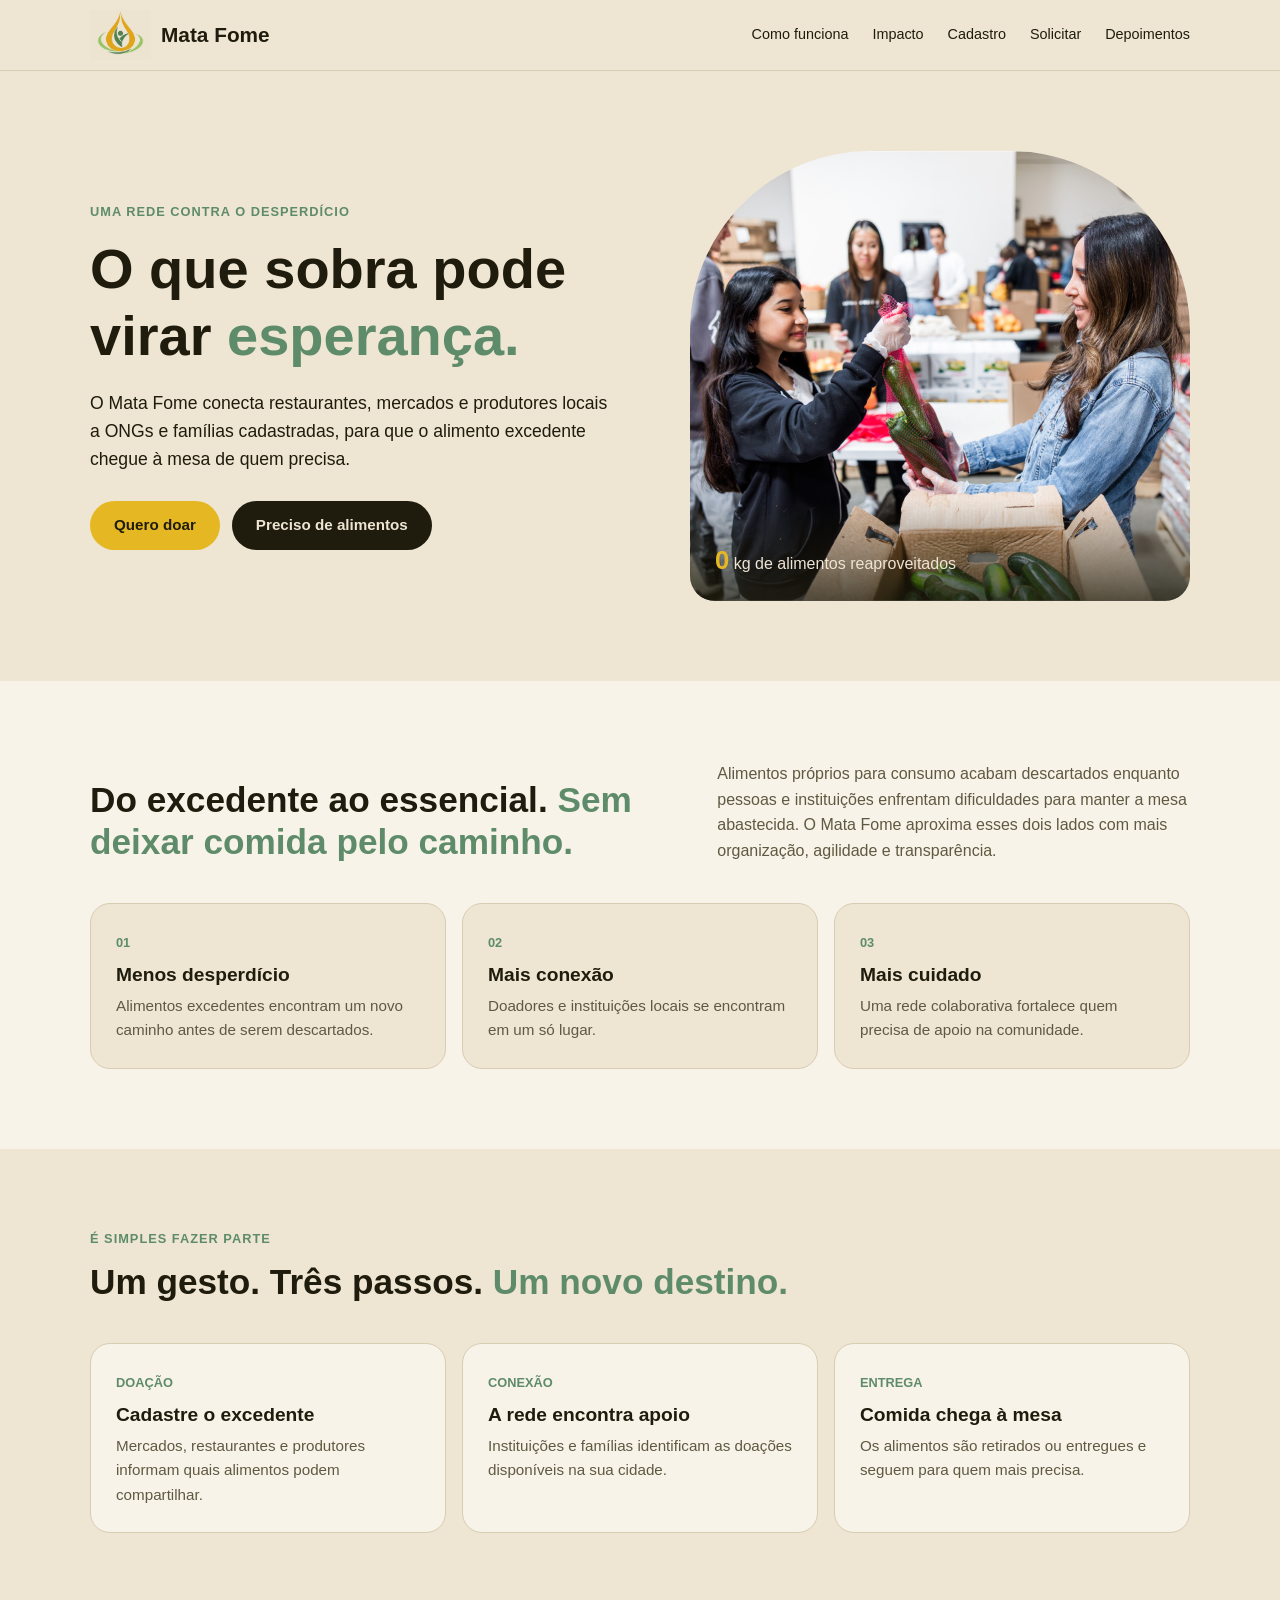
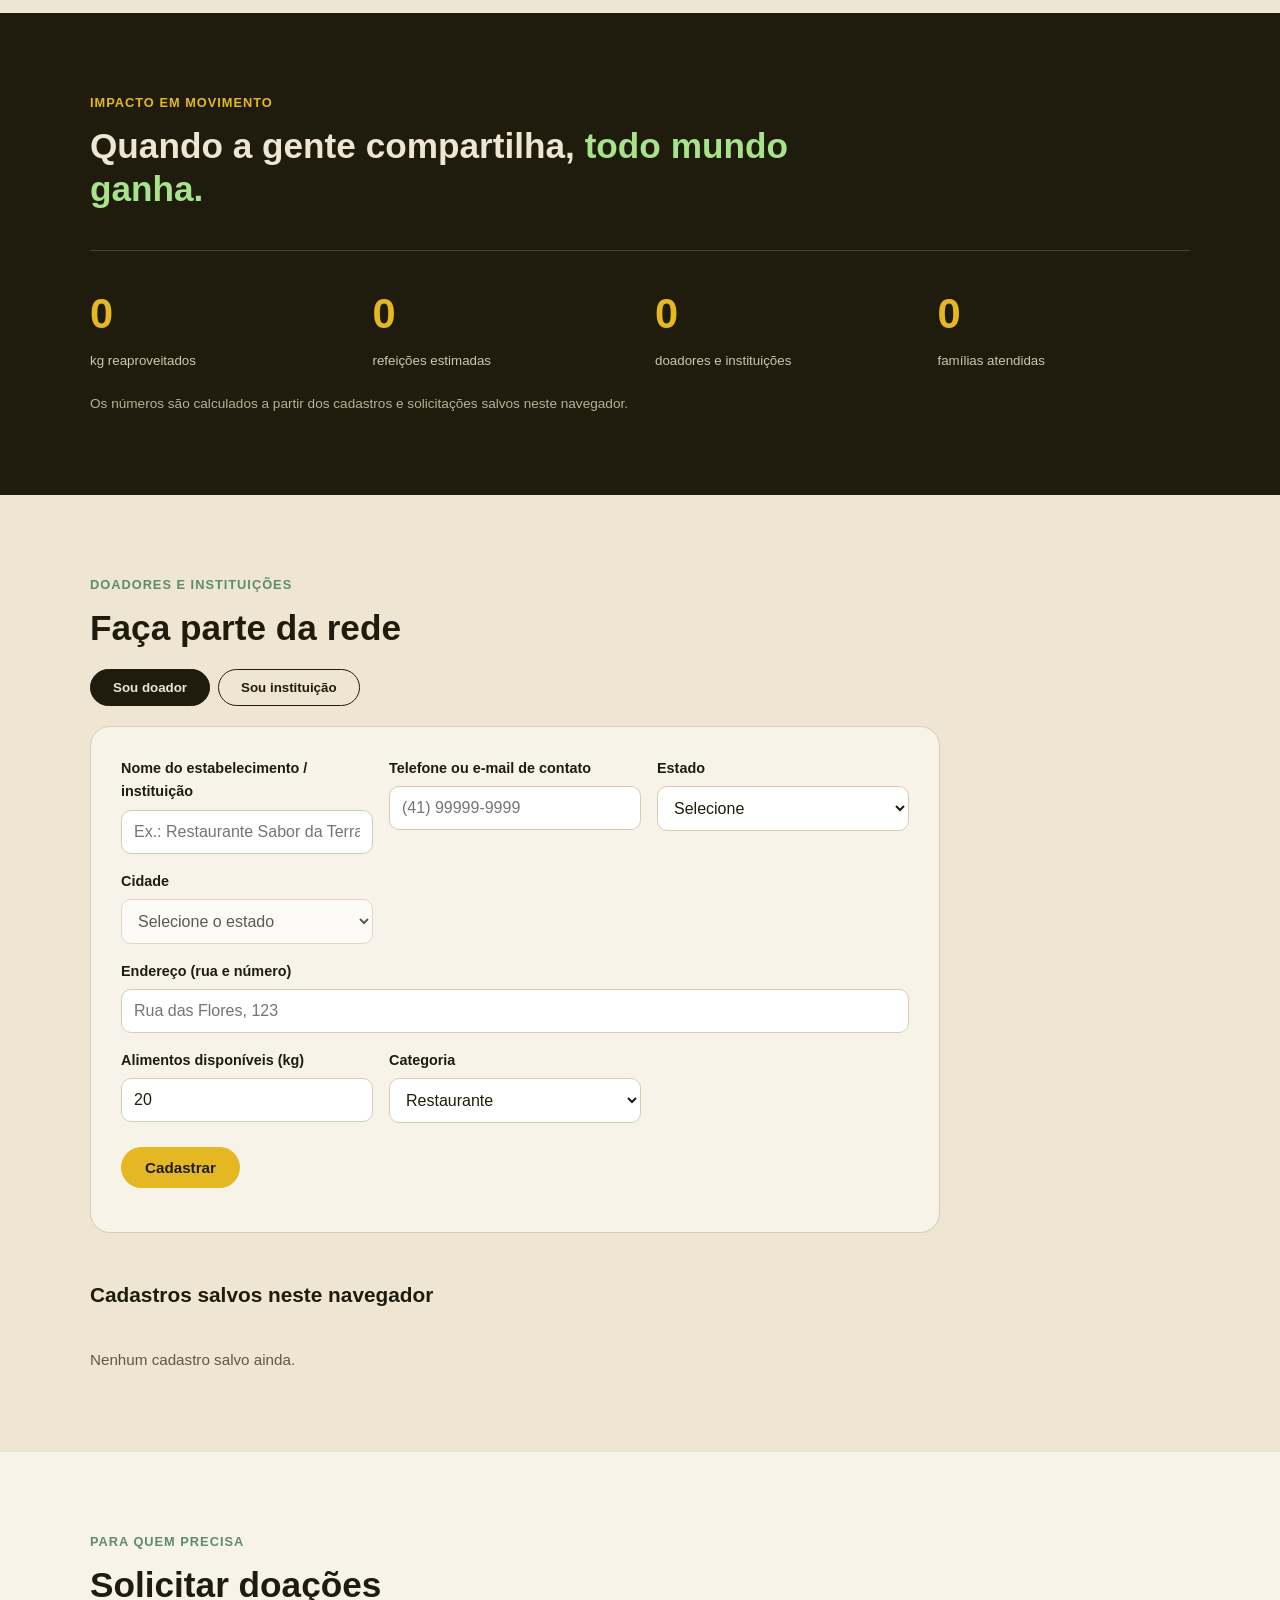
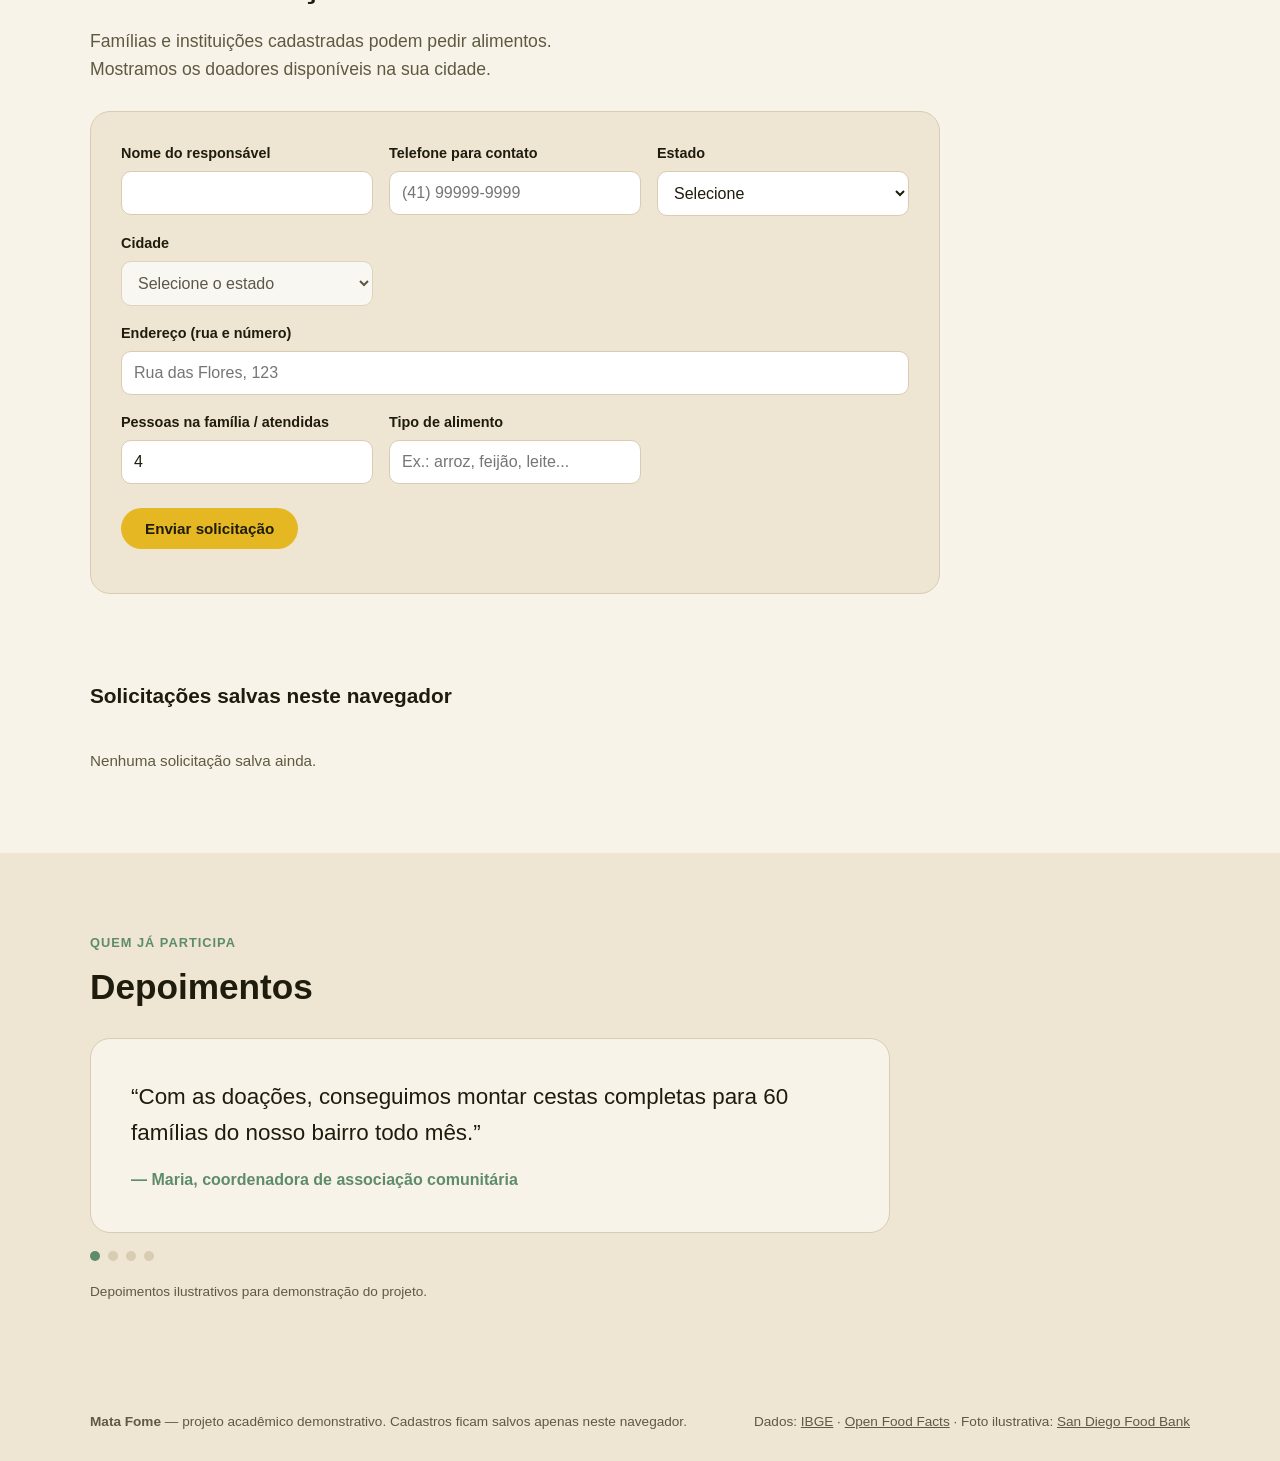
<file: index.html>
<!DOCTYPE html>
<html lang="pt-BR">
<head>
  <meta charset="UTF-8">
  <meta name="viewport" content="width=device-width, initial-scale=1">
  <title>Mata Fome — alimento que encontra destino</title>
  <meta name="description" content="Plataforma que conecta restaurantes, mercados e produtores a ONGs e famílias para distribuir alimentos excedentes.">
  <link rel="stylesheet" href="style.css">
</head>
<body>

<header class="topbar">
  <div class="container bar">
    <a href="#inicio" class="brand" aria-label="Mata Fome — início">
      <img src="logo.png" alt="">
      <span>Mata Fome</span>
    </a>
    <nav>
      <a href="#como-funciona">Como funciona</a>
      <a href="#impacto">Impacto</a>
      <a href="#cadastro">Cadastro</a>
      <a href="#solicitar">Solicitar</a>
      <a href="#depoimentos">Depoimentos</a>
    </nav>
  </div>
</header>

<main>
  <!-- HERO -->
  <section class="hero pad" id="inicio">
    <div class="container hero-grid">
      <div>
        <p class="eyebrow">Uma rede contra o desperdício</p>
        <h1>O que sobra pode virar <em>esperança.</em></h1>
        <p class="lede">O Mata Fome conecta restaurantes, mercados e produtores locais a ONGs e famílias cadastradas, para que o alimento excedente chegue à mesa de quem precisa.</p>
        <div class="actions">
          <a href="#cadastro" class="btn yellow">Quero doar</a>
          <a href="#solicitar" class="btn dark">Preciso de alimentos</a>
        </div>
      </div>
      <figure class="photo">
        <img src="voluntarios.jpg" width="795" height="675" alt="Voluntárias separando alimentos frescos para doação em uma feira comunitária">
        <figcaption><strong id="heroKg">0</strong> kg de alimentos reaproveitados</figcaption>
      </figure>
    </div>
  </section>

  <!-- SOBRE -->
  <section class="pad soft" id="sobre">
    <div class="container">
      <div class="two-col">
        <h2>Do excedente ao essencial. <em>Sem deixar comida pelo caminho.</em></h2>
        <p class="muted">Alimentos próprios para consumo acabam descartados enquanto pessoas e instituições enfrentam dificuldades para manter a mesa abastecida. O Mata Fome aproxima esses dois lados com mais organização, agilidade e transparência.</p>
      </div>
      <div class="cards three">
        <article><span class="num">01</span><h3>Menos desperdício</h3><p>Alimentos excedentes encontram um novo caminho antes de serem descartados.</p></article>
        <article><span class="num">02</span><h3>Mais conexão</h3><p>Doadores e instituições locais se encontram em um só lugar.</p></article>
        <article><span class="num">03</span><h3>Mais cuidado</h3><p>Uma rede colaborativa fortalece quem precisa de apoio na comunidade.</p></article>
      </div>
    </div>
  </section>

  <!-- COMO FUNCIONA -->
  <section class="pad" id="como-funciona">
    <div class="container">
      <p class="eyebrow">É simples fazer parte</p>
      <h2>Um gesto. Três passos. <em>Um novo destino.</em></h2>
      <div class="cards three">
        <article><span class="num">Doação</span><h3>Cadastre o excedente</h3><p>Mercados, restaurantes e produtores informam quais alimentos podem compartilhar.</p></article>
        <article><span class="num">Conexão</span><h3>A rede encontra apoio</h3><p>Instituições e famílias identificam as doações disponíveis na sua cidade.</p></article>
        <article><span class="num">Entrega</span><h3>Comida chega à mesa</h3><p>Os alimentos são retirados ou entregues e seguem para quem mais precisa.</p></article>
      </div>
    </div>
  </section>

  <!-- IMPACTO -->
  <section class="pad dark" id="impacto">
    <div class="container">
      <p class="eyebrow">Impacto em movimento</p>
      <h2>Quando a gente compartilha, <em>todo mundo ganha.</em></h2>
      <div class="stats">
        <div><strong id="statKg">0</strong><small>kg reaproveitados</small></div>
        <div><strong id="statMeals">0</strong><small>refeições estimadas</small></div>
        <div><strong id="statPartners">0</strong><small>doadores e instituições</small></div>
        <div><strong id="statFamilies">0</strong><small>famílias atendidas</small></div>
      </div>
      <p class="note">Os números são calculados a partir dos cadastros e solicitações salvos neste navegador.</p>
    </div>
  </section>

  <!-- CADASTRO -->
  <section class="pad" id="cadastro">
    <div class="container">
      <p class="eyebrow">Doadores e instituições</p>
      <h2>Faça parte da rede</h2>
      <div class="tabs">
        <button class="tab active" data-type="doador">Sou doador</button>
        <button class="tab" data-type="instituicao">Sou instituição</button>
      </div>
      <form id="regForm" class="form" novalidate>
        <input type="hidden" id="regType" value="doador">
        <div class="grid">
          <label>Nome do estabelecimento / instituição
            <input id="regName" required maxlength="80" placeholder="Ex.: Restaurante Sabor da Terra">
          </label>
          <label>Telefone ou e-mail de contato
            <input id="regContact" required maxlength="80" placeholder="(41) 99999-9999">
          </label>
          <label>Estado
            <select id="regUf" class="uf-select" data-city="regCity" required><option value="">Selecione</option></select>
          </label>
          <label>Cidade
            <select id="regCity" required disabled><option value="">Selecione o estado</option></select>
          </label>
          <label class="full">Endereço (rua e número)
            <input id="regAddress" required maxlength="120" placeholder="Rua das Flores, 123">
          </label>
          <label id="kgLabel">Alimentos disponíveis (kg)
            <input id="regKg" type="number" min="1" max="100000" value="20">
          </label>
          <label>Categoria
            <select id="regCategory">
              <option>Restaurante</option><option>Supermercado</option><option>Produtor rural</option>
              <option>Padaria</option><option>ONG / Banco de alimentos</option><option>Outro</option>
            </select>
          </label>
        </div>
        <button class="btn yellow" type="submit">Cadastrar</button>
        <p class="msg" id="regMsg" role="status"></p>
      </form>
      <h3 class="saved-title">Cadastros salvos neste navegador</h3>
      <div id="savedList" class="cards matches"></div>
    </div>
  </section>

  <!-- SOLICITAR -->
  <section class="pad soft" id="solicitar">
    <div class="container">
      <p class="eyebrow">Para quem precisa</p>
      <h2>Solicitar doações</h2>
      <p class="muted lede">Famílias e instituições cadastradas podem pedir alimentos. Mostramos os doadores disponíveis na sua cidade.</p>
      <form id="reqForm" class="form" novalidate>
        <div class="grid">
          <label>Nome do responsável
            <input id="reqName" required maxlength="80">
          </label>
          <label>Telefone para contato
            <input id="reqPhone" required maxlength="30" placeholder="(41) 99999-9999">
          </label>
          <label>Estado
            <select id="reqUf" class="uf-select" data-city="reqCity" required><option value="">Selecione</option></select>
          </label>
          <label>Cidade
            <select id="reqCity" required disabled><option value="">Selecione o estado</option></select>
          </label>
          <label class="full">Endereço (rua e número)
            <input id="reqAddress" required maxlength="120" placeholder="Rua das Flores, 123">
          </label>
          <label>Pessoas na família / atendidas
            <input id="reqPeople" type="number" min="1" max="10000" value="4">
          </label>
          <label>Tipo de alimento
            <input id="reqFood" list="foodList" maxlength="60" placeholder="Ex.: arroz, feijão, leite...">
            <datalist id="foodList"></datalist>
          </label>
        </div>
        <button class="btn yellow" type="submit">Enviar solicitação</button>
        <p class="msg" id="reqMsg" role="status"></p>
      </form>
      <div id="matches" class="cards matches"></div>
      <h3 class="saved-title">Solicitações salvas neste navegador</h3>
      <div id="requestList" class="cards matches"></div>
    </div>
  </section>

  <!-- DEPOIMENTOS -->
  <section class="pad" id="depoimentos">
    <div class="container">
      <p class="eyebrow">Quem já participa</p>
      <h2>Depoimentos</h2>
      <div class="carousel" aria-live="polite">
        <blockquote id="tQuote"></blockquote>
        <cite id="tAuthor"></cite>
      </div>
      <div class="dots" id="tDots"></div>
      <p class="note">Depoimentos ilustrativos para demonstração do projeto.</p>
    </div>
  </section>

</main>

<footer>
  <div class="container foot">
    <p><strong>Mata Fome</strong> — projeto acadêmico demonstrativo. Cadastros ficam salvos apenas neste navegador.</p>
    <p>
      Dados: <a href="https://servicodados.ibge.gov.br/api/docs/localidades" target="_blank" rel="noopener">IBGE</a> ·
      <a href="https://world.openfoodfacts.org" target="_blank" rel="noopener">Open Food Facts</a> ·
      Foto ilustrativa: <a href="https://sandiegofoodbank.org/" target="_blank" rel="noopener">San Diego Food Bank</a>
    </p>
  </div>
</footer>

<script src="script.js"></script>
</body>
</html>
</file>
<file: style.css>
/* Cores da paleta */
:root {
  --yellow: #e5b823;
  --ink: #1f1c0d;
  --paper: #eee5d3;
  --lime: #a7e389;
  --green: #5e8c6a;
  --card: #f8f3e8;
  --line: #d8ccb2;
  --muted: #5f5942;
  --red: #a63a2b;
}

* { box-sizing: border-box; margin: 0; padding: 0; }
html { scroll-behavior: smooth; scroll-padding-top: 90px; }
body { font-family: Arial, Helvetica, sans-serif; color: var(--ink); background: var(--paper); line-height: 1.6; }
a { color: inherit; }
img { display: block; max-width: 100%; }
h1, h2, h3 { line-height: 1.2; }
em { font-style: normal; color: var(--green); }

.container { width: min(1100px, 90%); margin: 0 auto; }
.pad { padding: 80px 0; }
.soft { background: var(--card); }
.muted { color: var(--muted); }
.eyebrow { margin-bottom: 12px; color: var(--green); font-size: .8rem; font-weight: bold; text-transform: uppercase; letter-spacing: 1px; }
h2 { font-size: 2.2rem; max-width: 700px; margin-bottom: 20px; }
.lede { max-width: 540px; font-size: 1.1rem; margin-bottom: 28px; }
.note { margin-top: 20px; font-size: .85rem; color: var(--muted); }

/* Topo */
.topbar { position: sticky; top: 0; z-index: 10; background: var(--paper); border-bottom: 1px solid var(--line); }
.bar { display: flex; align-items: center; justify-content: space-between; gap: 20px; padding: 10px 0; }
.brand { display: flex; align-items: center; gap: 10px; text-decoration: none; font-size: 1.3rem; font-weight: bold; }
.brand img { height: 50px; mix-blend-mode: multiply; }
nav { display: flex; gap: 24px; margin-left: auto; }
nav a { text-decoration: none; font-size: .9rem; }
nav a:hover { color: var(--green); }

/* Botões */
.btn { display: inline-block; border: 0; border-radius: 30px; padding: 12px 24px; font-size: .95rem; font-weight: bold; text-decoration: none; cursor: pointer; }
.btn:hover { opacity: .85; }
.btn.small { padding: 8px 16px; font-size: .85rem; }
.btn.yellow { background: var(--yellow); color: var(--ink); }
.btn.dark { background: var(--ink); color: var(--paper); }
.btn.outline { background: none; color: var(--ink); box-shadow: inset 0 0 0 1px var(--ink); }

/* Início */
.hero-grid { display: grid; grid-template-columns: 1fr 1fr; gap: 50px; align-items: center; }
.hero h1 { font-size: 3.5rem; margin-bottom: 20px; }
.actions { display: flex; gap: 12px; flex-wrap: wrap; }
.photo { position: relative; max-width: 500px; height: 450px; margin-left: auto; overflow: hidden; border-radius: 180px 180px 25px 25px; }
.photo img { width: 100%; height: 100%; object-fit: cover; }
.photo figcaption { position: absolute; bottom: 0; left: 0; right: 0; padding: 40px 25px 20px; color: var(--paper); background: linear-gradient(transparent, rgba(31, 28, 13, .75)); }
.photo strong { font-size: 1.6rem; color: var(--yellow); }

/* Cartões */
.cards { display: grid; gap: 16px; margin-top: 40px; }
.cards.three { grid-template-columns: repeat(3, 1fr); }
.cards article, .match { background: var(--card); border: 1px solid var(--line); border-radius: 20px; padding: 25px; }
.soft .cards article { background: var(--paper); }
.cards h3 { font-size: 1.2rem; margin: 8px 0; }
.cards p { color: var(--muted); font-size: .95rem; }
.num { color: var(--green); font-size: .8rem; font-weight: bold; text-transform: uppercase; }
.two-col { display: grid; grid-template-columns: 1.2fr 1fr; gap: 60px; align-items: end; }
.two-col h2 { margin: 0; }

/* Impacto */
.dark { background: var(--ink); color: var(--paper); }
.dark em { color: var(--lime); }
.dark .eyebrow { color: var(--yellow); }
.dark .note { color: #b9b098; }
.stats { display: grid; grid-template-columns: repeat(auto-fit, minmax(200px, 1fr)); gap: 30px; margin-top: 40px; padding-top: 30px; border-top: 1px solid #4a4528; }
.stats strong { display: block; font-size: 2.6rem; color: var(--yellow); }
.stats small { color: #cfc6ad; }

/* Formulários */
.tabs { display: flex; gap: 8px; margin: 20px 0; }
.tab { padding: 10px 22px; border: 1px solid var(--ink); border-radius: 30px; background: none; color: var(--ink); font-weight: bold; cursor: pointer; }
.tab.active { background: var(--ink); color: var(--paper); }
.form { max-width: 850px; padding: 30px; background: var(--card); border: 1px solid var(--line); border-radius: 20px; }
.soft .form { background: var(--paper); }
.form label { display: flex; flex-direction: column; gap: 6px; font-size: .9rem; font-weight: bold; }
.grid { display: grid; grid-template-columns: repeat(auto-fit, minmax(250px, 1fr)); gap: 16px; margin-bottom: 24px; }
.grid .full { grid-column: 1 / -1; }
input, select { width: 100%; padding: 12px; border: 1px solid var(--line); border-radius: 10px; background: #fff; color: var(--ink); font-size: 1rem; }
input:focus, select:focus { outline: 3px solid var(--yellow); }
input.invalid, select.invalid { border-color: var(--red); }
.msg { margin-top: 14px; font-weight: bold; }
.msg.ok { color: var(--green); }
.msg.err { color: var(--red); }

/* Listas salvas */
.matches { grid-template-columns: repeat(auto-fit, minmax(260px, 1fr)); }
.match { border-top: 4px solid var(--yellow); }
.match small { color: var(--muted); }
.match.donated { border-top-color: var(--green); opacity: .75; }
.saved-title { margin-top: 50px; font-size: 1.3rem; }
.card-actions { display: flex; gap: 8px; flex-wrap: wrap; margin-top: 14px; }

/* Depoimentos */
.carousel { max-width: 800px; min-height: 190px; margin-top: 30px; padding: 40px; background: var(--card); border: 1px solid var(--line); border-radius: 20px; }
.carousel blockquote { font-size: 1.4rem; margin-bottom: 16px; }
.carousel cite { color: var(--green); font-style: normal; font-weight: bold; }
.dots { display: flex; gap: 8px; margin-top: 18px; }
.dots button { width: 10px; height: 10px; border: 0; border-radius: 50%; background: var(--line); cursor: pointer; }
.dots button.active { background: var(--green); }

/* Rodapé */
footer { padding: 28px 0; font-size: .85rem; color: var(--muted); }
.foot { display: flex; justify-content: space-between; gap: 16px; flex-wrap: wrap; }

/* Celular */
@media (max-width: 800px) {
  .pad { padding: 60px 0; }
  .bar { flex-wrap: wrap; }
  nav { order: 3; width: 100%; justify-content: space-between; gap: 10px; }
  nav a { font-size: .8rem; }
  .hero-grid, .two-col, .cards.three { grid-template-columns: 1fr; gap: 30px; }
  .hero h1 { font-size: 2.6rem; }
  .photo { height: 380px; margin: 0; }
}
</file>
